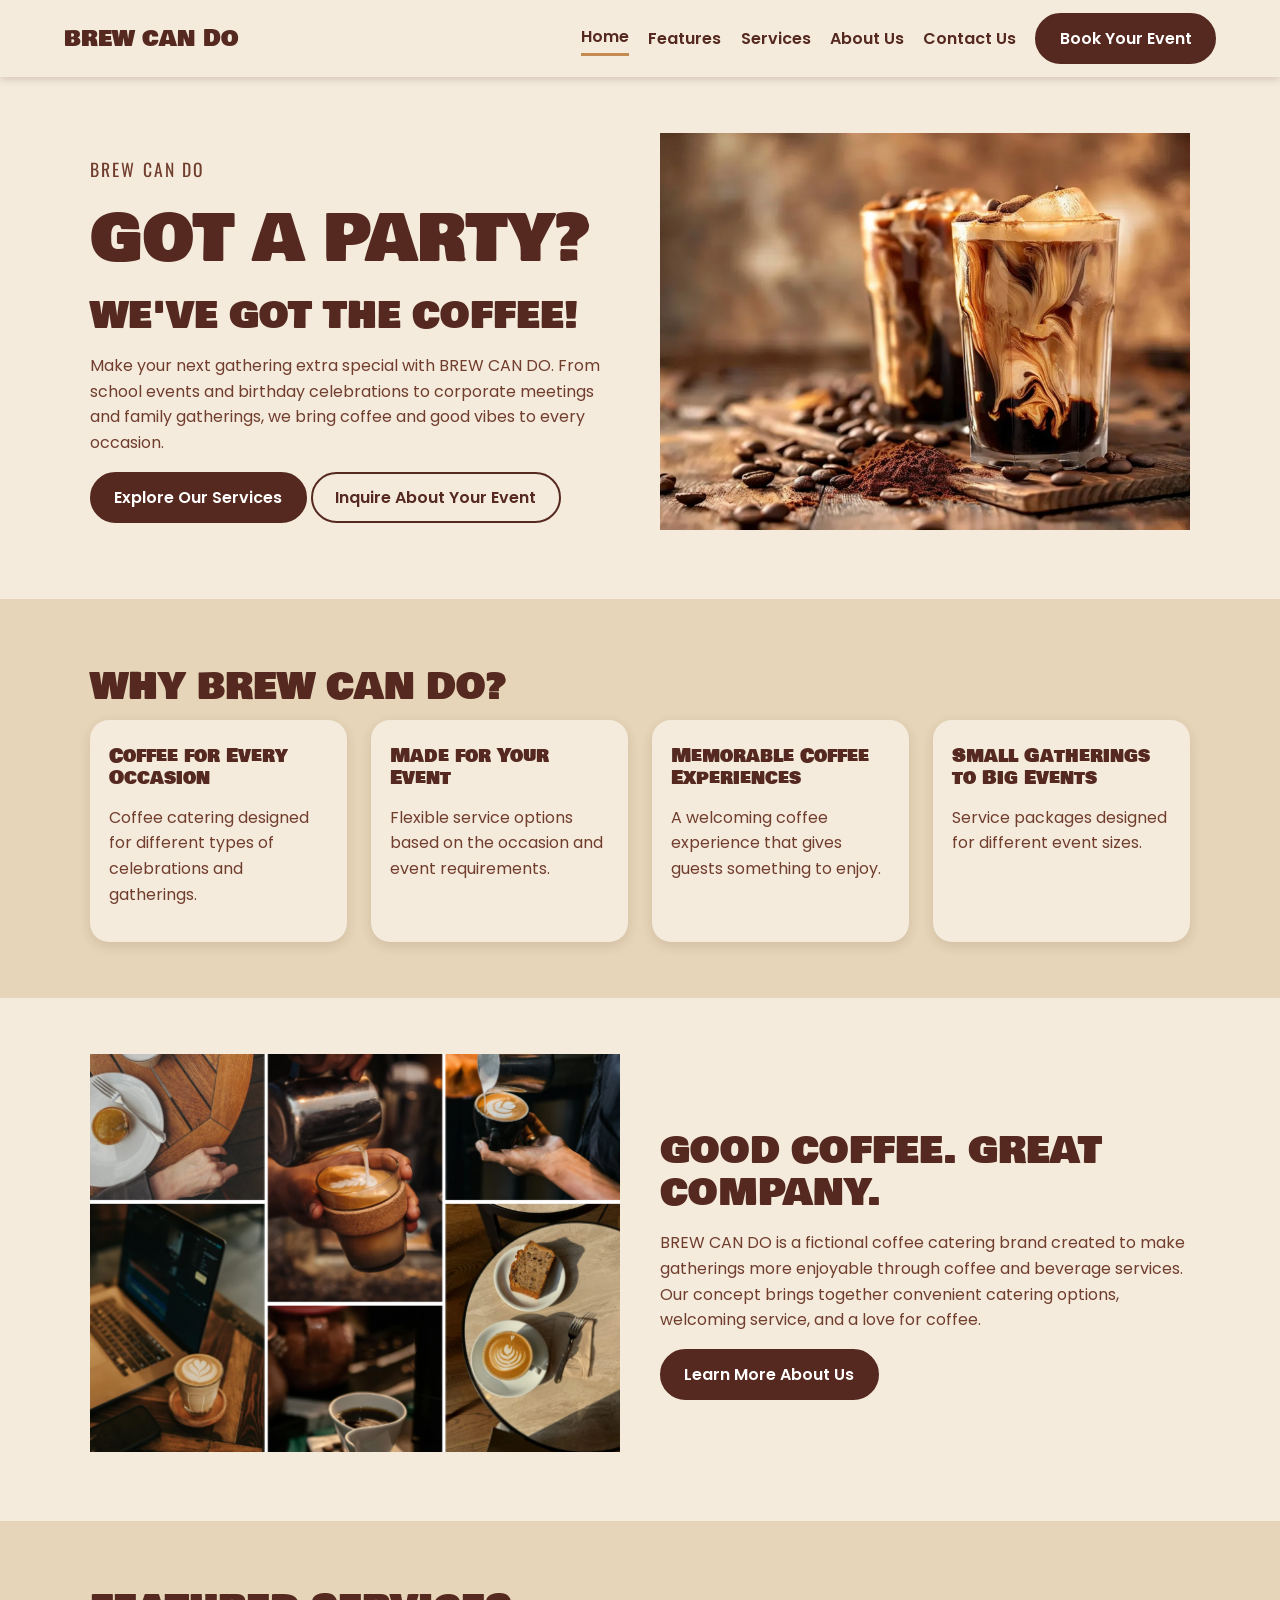
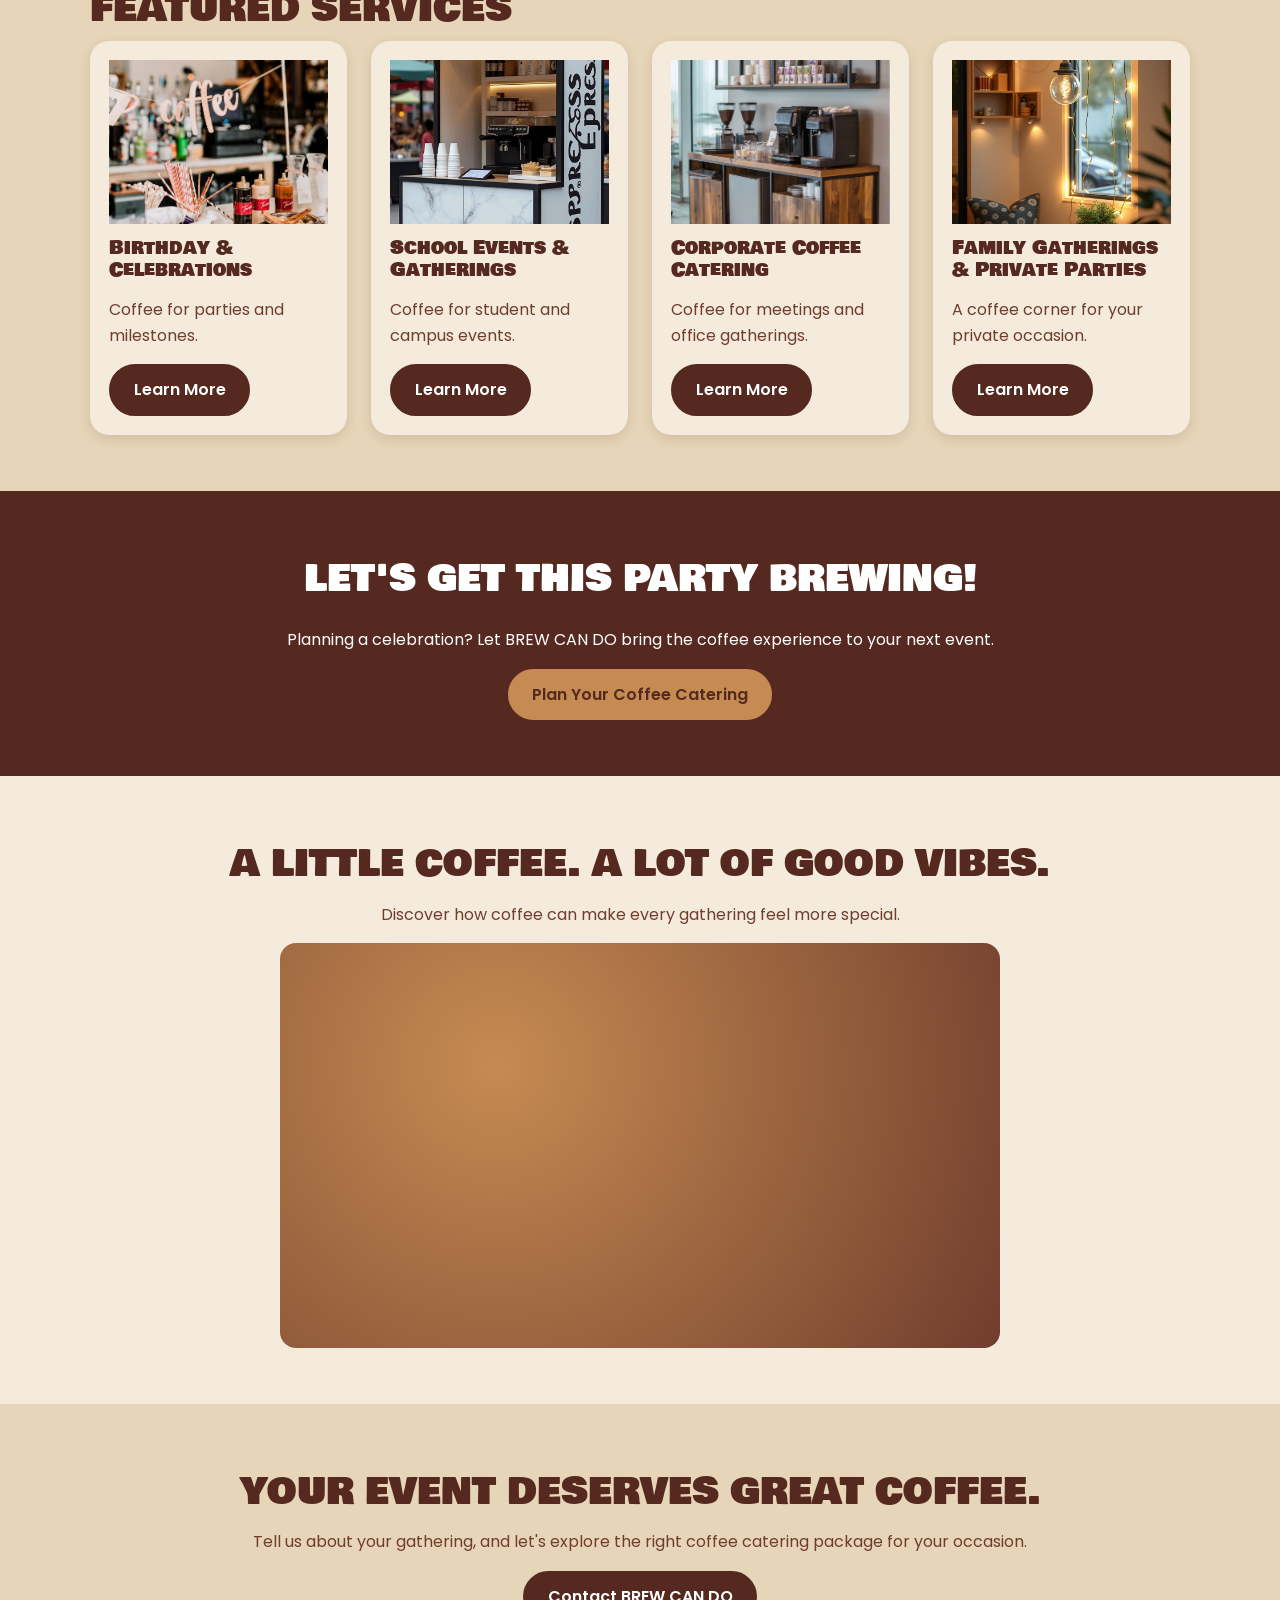
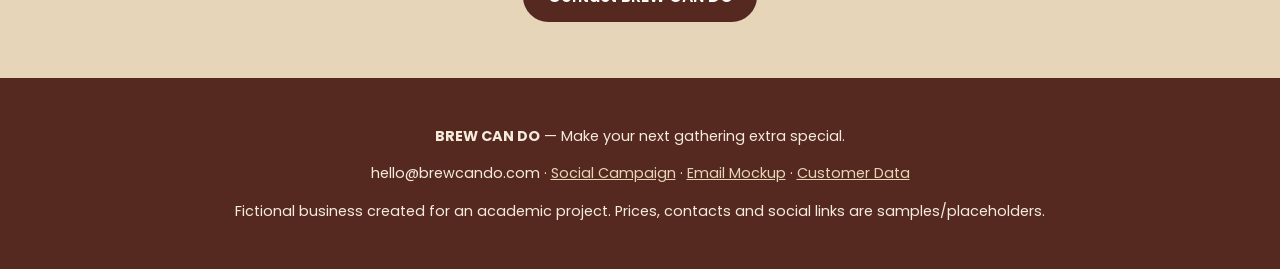
<file: index.html>
<!doctype html>
<html lang="en">
  <head>
    <meta charset="UTF-8" />
    <meta name="viewport" content="width=device-width,initial-scale=1" />
    <title>Home | BREW CAN DO</title>
    <link
      href="https://fonts.googleapis.com/css2?family=Bowlby+One+SC&family=Oswald:wght@500&family=Poppins:wght@400;600&display=swap"
      rel="stylesheet"
    />
    <link rel="stylesheet" href="css/style.css" />
  </head>
  <body>
    <header></header>
    <main>
      <section>
        <div class="wrap split">
          <div>
            <p class="kicker">BREW CAN DO</p>
            <h1>GOT A PARTY?</h1>
            <h2>WE'VE GOT THE COFFEE!</h2>
            <p>
              Make your next gathering extra special with BREW CAN DO. From
              school events and birthday celebrations to corporate meetings and
              family gatherings, we bring coffee and good vibes to every
              occasion.
            </p>
            <p>
              <a class="btn" href="services.html">Explore Our Services</a>
              <a class="btn alt" href="contact.html"
                >Inquire About Your Event</a
              >
            </p>
          </div>
          <div
            class="ph"
            role="img"
            aria-label="Placeholder: iced coffee in a clear glass surrounded by coffee beans (replace with licensed/original photo)"
          >
            <span
              ><img src="assets/icedcoffeewbans.png" alt="Iced Coffee with beans"></span
            >
          </div>
        </div>
      </section>
      <section class="alt-bg">
        <div class="wrap">
          <h2>WHY BREW CAN DO?</h2>
          <div class="grid">
            <div class="card">
              <h3>Coffee for Every Occasion</h3>
              <p>
                Coffee catering designed for different types of celebrations and
                gatherings.
              </p>
            </div>
            <div class="card">
              <h3>Made for Your Event</h3>
              <p>
                Flexible service options based on the occasion and event
                requirements.
              </p>
            </div>
            <div class="card">
              <h3>Memorable Coffee Experiences</h3>
              <p>
                A welcoming coffee experience that gives guests something to
                enjoy.
              </p>
            </div>
            <div class="card">
              <h3>Small Gatherings to Big Events</h3>
              <p>Service packages designed for different event sizes.</p>
            </div>
          </div>
        </div>
      </section>
      <section>
        <div class="wrap split">
          <div
            class="ph"
            role="img"
            aria-label="Placeholder: coffee-themed lifestyle image"
          >
            <span
              ><img src="assets/coffee theme.png" alt="Coffee themed lifestyle"></span
            >
          </div>
          <div>
            <h2>GOOD COFFEE. GREAT COMPANY.</h2>
            <p>
              BREW CAN DO is a fictional coffee catering brand created to make
              gatherings more enjoyable through coffee and beverage services.
              Our concept brings together convenient catering options, welcoming
              service, and a love for coffee.
            </p>
            <a class="btn" href="about.html">Learn More About Us</a>
          </div>
        </div>
      </section>
      <section class="alt-bg">
        <div class="wrap">
          <h2>FEATURED SERVICES</h2>
          <div class="grid">
            <div class="card">
              <div
                class="ph"
                role="img"
                aria-label="Placeholder: birthday coffee setup"
              >
                <span><img src="assets/bday_setup.jpg" alt="Birthday setup"></span>
              </div>
              <h3>Birthday &amp; Celebrations</h3>
              <p>Coffee for parties and milestones.</p>
              <a class="btn" href="services.html">Learn More</a>
            </div>
            <div class="card">
              <div
                class="ph"
                role="img"
                aria-label="Placeholder: school event coffee table"
              >
                <span
                  ><img src="assets/school_setup_coffee_station.jpg" alt="School setup"></span
                >
              </div>
              <h3>School Events &amp; Gatherings</h3>
              <p>Coffee for student and campus events.</p>
              <a class="btn" href="services.html">Learn More</a>
            </div>
            <div class="card">
              <div
                class="ph"
                role="img"
                aria-label="Placeholder: office coffee service"
              >
                <span><img src="assets/office_setup.webp" alt="office setup"></span>
              </div>
              <h3>Corporate Coffee Catering</h3>
              <p>Coffee for meetings and office gatherings.</p>
              <a class="btn" href="services.html">Learn More</a>
            </div>
            <div class="card">
              <div
                class="ph"
                role="img"
                aria-label="Placeholder: family gathering coffee corner"
              >
                <span
                  ><img src="assets/family_corner.jpg" alt="Family Corner"></span
                >
              </div>
              <h3>Family Gatherings &amp; Private Parties</h3>
              <p>A coffee corner for your private occasion.</p>
              <a class="btn" href="contact.html">Learn More</a>
            </div>
          </div>
        </div>
      </section>
      <section class="band">
        <h2>LET'S GET THIS PARTY BREWING!</h2>
        <p>
          Planning a celebration? Let BREW CAN DO bring the coffee experience to
          your next event.
        </p>
        <a class="btn" href="contact.html">Plan Your Coffee Catering</a>
      </section>
      <section>
        <div class="wrap" style="text-align: center">
          <h2>A LITTLE COFFEE. A LOT OF GOOD VIBES.</h2>
          <p>Discover how coffee can make every gathering feel more special.</p>
          <div
            class="ph"
            role="img"
            aria-label="Video placeholder"
            style="max-width: 720px; margin: auto; aspect-ratio: 16/9"
          >
            <span
              ><iframe
                width="560"
                height="315"
                src="https://www.youtube.com/embed/0jIeCAOkgcQ"
                title="YouTube video player"
                frameborder="0"
                allowfullscreen
              >
              </iframe
            ></span>
          </div>
        </div>
      </section>
      <section class="alt-bg" style="text-align: center">
        <h2>YOUR EVENT DESERVES GREAT COFFEE.</h2>
        <p>
          Tell us about your gathering, and let's explore the right coffee
          catering package for your occasion.
        </p>
        <a class="btn" href="contact.html">Contact BREW CAN DO</a>
      </section>
    </main>
    <footer></footer>
    <script src="js/main.js"></script>
  </body>
</html>
</file>
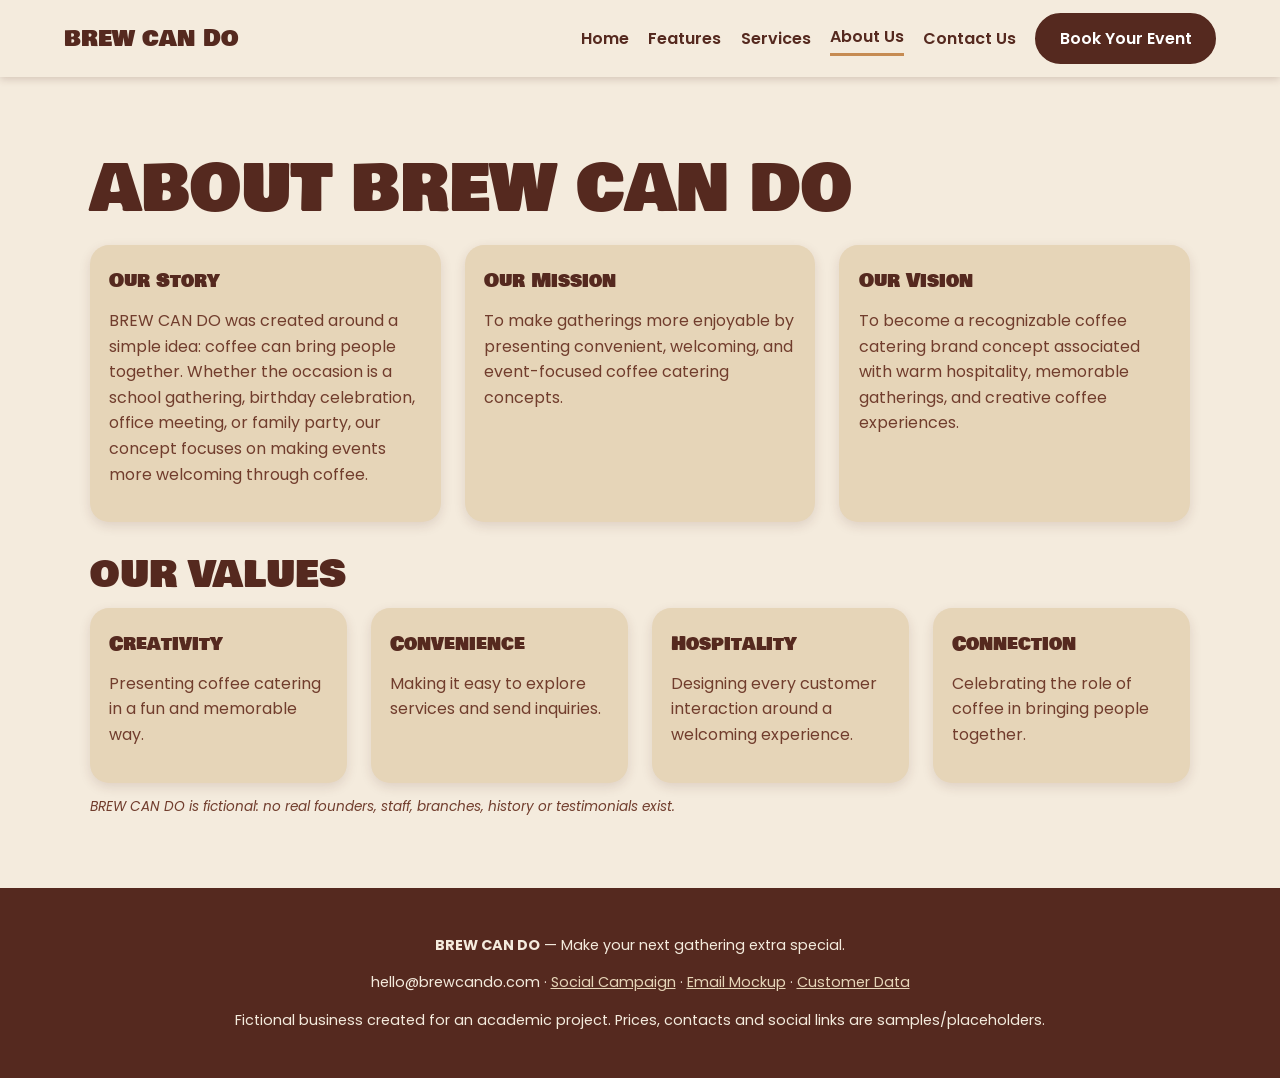
<file: about.html>
<!doctype html>
<html lang="en">
  <head>
    <meta charset="UTF-8" />
    <meta name="viewport" content="width=device-width,initial-scale=1" />
    <title>About Us | BREW CAN DO</title>
    <link
      href="https://fonts.googleapis.com/css2?family=Bowlby+One+SC&family=Oswald:wght@500&family=Poppins:wght@400;600&display=swap"
      rel="stylesheet"
    />
    <link rel="stylesheet" href="css/style.css?v=2" />
  </head>
  <body>
    <header></header>
    <main>
      <section>
        <div class="wrap">
          <h1>ABOUT BREW CAN DO</h1>
          <div class="grid">
            <div class="card">
              <h3>Our Story</h3>
              <p>
                BREW CAN DO was created around a simple idea: coffee can bring
                people together. Whether the occasion is a school gathering,
                birthday celebration, office meeting, or family party, our
                concept focuses on making events more welcoming through coffee.
              </p>
            </div>
            <div class="card">
              <h3>Our Mission</h3>
              <p>
                To make gatherings more enjoyable by presenting convenient,
                welcoming, and event-focused coffee catering concepts.
              </p>
            </div>
            <div class="card">
              <h3>Our Vision</h3>
              <p>
                To become a recognizable coffee catering brand concept
                associated with warm hospitality, memorable gatherings, and
                creative coffee experiences.
              </p>
            </div>
          </div>
          <h2 style="margin-top: 2rem">OUR VALUES</h2>
          <div class="grid">
            <div class="card">
              <h3>Creativity</h3>
              <p>Presenting coffee catering in a fun and memorable way.</p>
            </div>
            <div class="card">
              <h3>Convenience</h3>
              <p>Making it easy to explore services and send inquiries.</p>
            </div>
            <div class="card">
              <h3>Hospitality</h3>
              <p>
                Designing every customer interaction around a welcoming
                experience.
              </p>
            </div>
            <div class="card">
              <h3>Connection</h3>
              <p>Celebrating the role of coffee in bringing people together.</p>
            </div>
          </div>
          <p class="note">
            BREW CAN DO is fictional: no real founders, staff, branches, history
            or testimonials exist.
          </p>
        </div>
      </section>
    </main>
    <footer></footer>
    <script src="js/main.js"></script>
  </body>
</html>
</file>
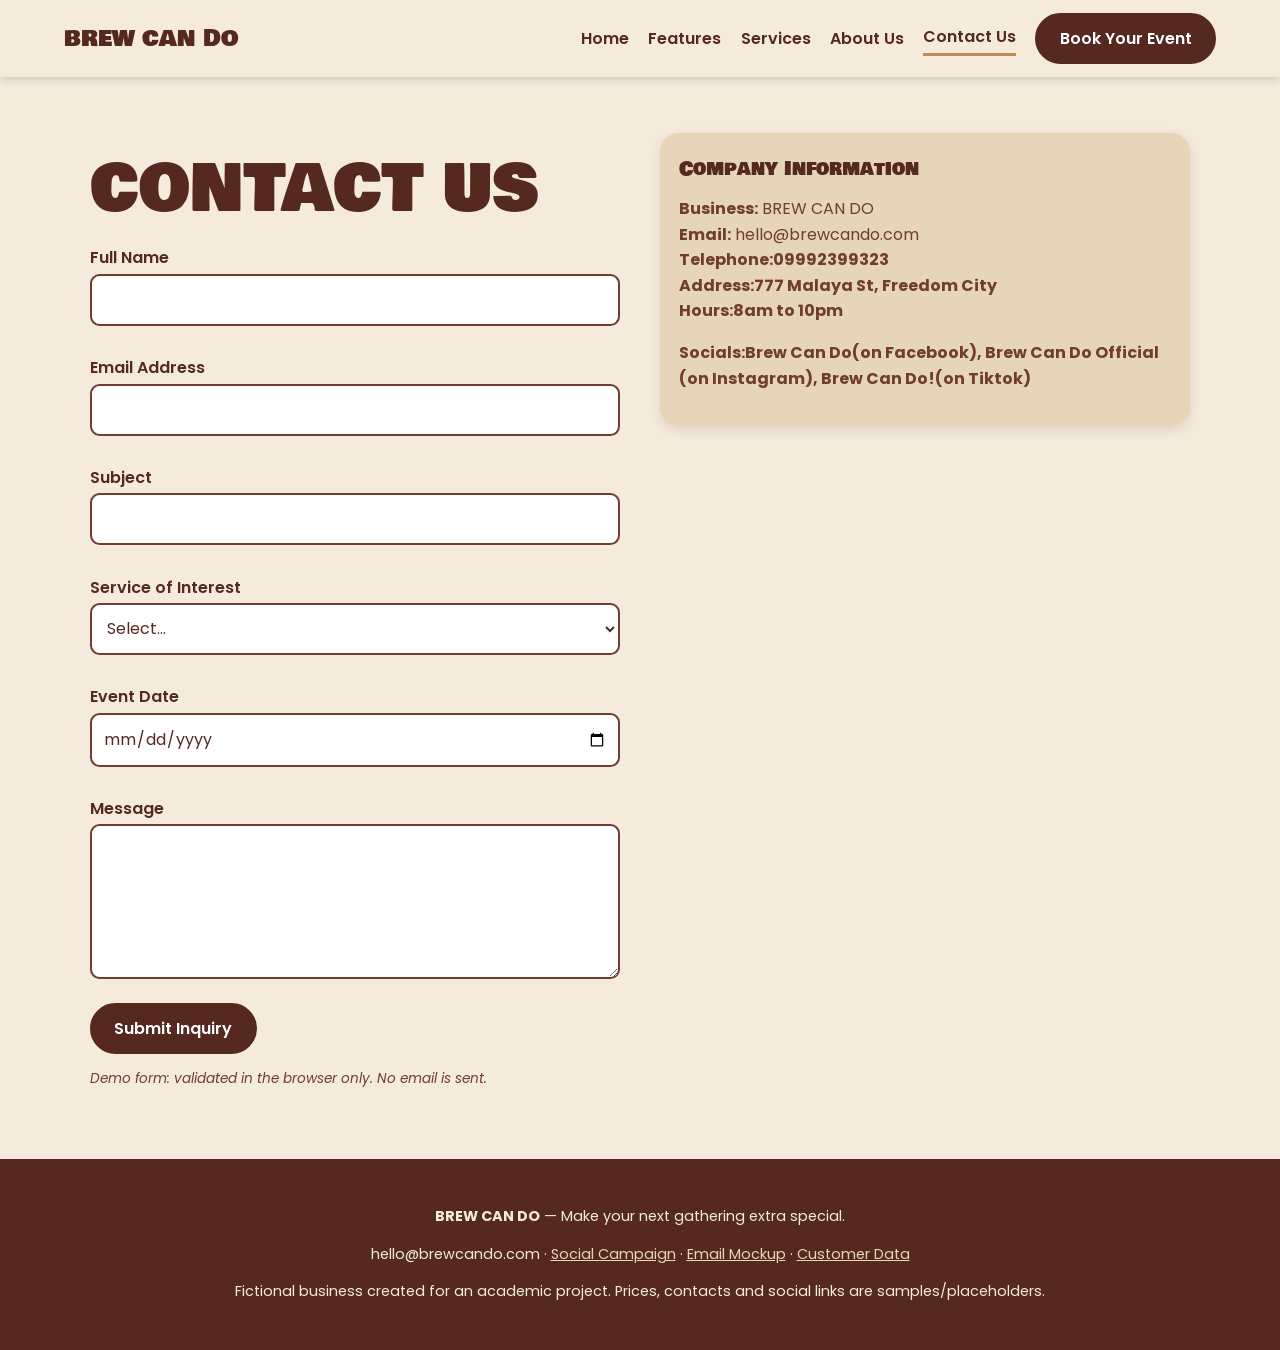
<file: contact.html>
<!doctype html>
<html lang="en">
  <head>
    <meta charset="UTF-8" />
    <meta name="viewport" content="width=device-width,initial-scale=1" />
    <title>Contact Us | BREW CAN DO</title>
    <link
      href="https://fonts.googleapis.com/css2?family=Bowlby+One+SC&family=Oswald:wght@500&family=Poppins:wght@400;600&display=swap"
      rel="stylesheet"
    />
    <link rel="stylesheet" href="css/style.css" />
  </head>
  <body>
    <header></header>
    <main>
      <section>
        <div class="wrap split" style="align-items: start">
          <form id="f" novalidate>
            <h1>CONTACT US</h1>
            <label for="name">Full Name</label
            ><input id="name" name="name" autocomplete="name" required />
            <div class="err" id="e-name"></div>
            <label for="email">Email Address</label
            ><input
              id="email"
              name="email"
              type="email"
              autocomplete="email"
              required
            />
            <div class="err" id="e-email"></div>
            <label for="subject">Subject</label
            ><input id="subject" name="subject" required />
            <div class="err" id="e-subject"></div>
            <label for="service">Service of Interest</label
            ><select id="service" name="service" required>
              <option value="">Select…</option>
              <option>Mini Brew</option>
              <option>Classic Brew</option>
              <option>Party Brew</option>
              <option>Custom Brew</option>
            </select>
            <div class="err" id="e-service"></div>
            <label for="date">Event Date</label
            ><input id="date" name="date" type="date" required />
            <div class="err" id="e-date"></div>
            <label for="message">Message</label
            ><textarea id="message" name="message" rows="5" required></textarea>
            <div class="err" id="e-message"></div>
            <button class="btn" type="submit">Submit Inquiry</button>
            <div id="out" role="status"></div>
            <p class="note">
              Demo form: validated in the browser only. No email is sent.
            </p>
          </form>
          <div class="card">
            <h3>Company Information</h3>
            <p>
              <strong>Business:</strong> BREW CAN DO<br /><strong
                >Email:</strong
              >
              hello@brewcando.com<br /><strong>Telephone:09992399323</strong><br /><strong>Address:777 Malaya St, Freedom City</strong>
            <br /><strong>Hours:8am to 10pm</strong>
            </p>
            <p>
              <strong>Socials:Brew Can Do(on Facebook), Brew Can Do Official (on Instagram), Brew Can Do!(on Tiktok)</strong>
              
            </p>
          </div>
        </div>
      </section>
    </main>
    <footer></footer>
    <script src="js/main.js"></script>
    <script src="js/contact.js"></script>
  </body>
</html>
</file>
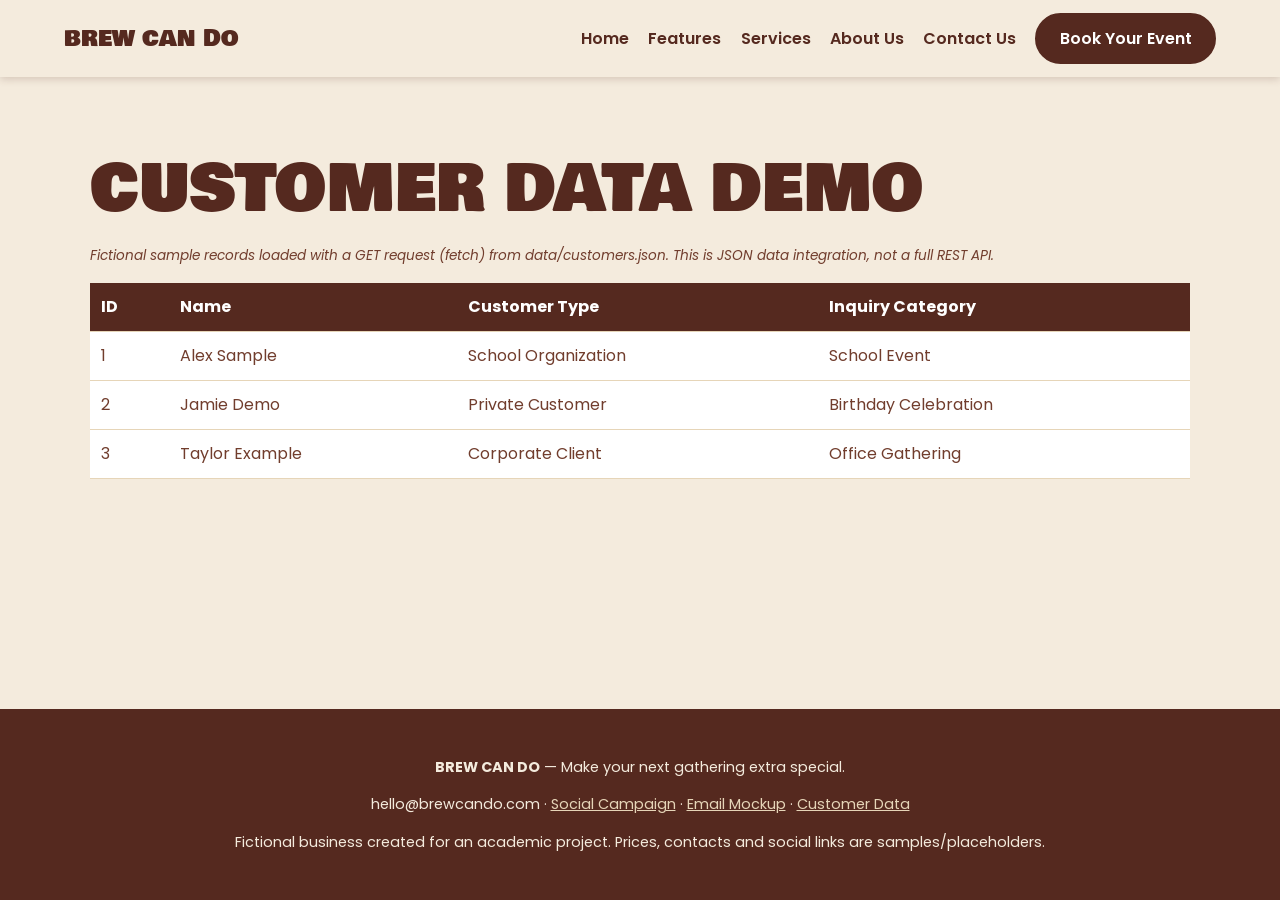
<file: customers.html>
<!DOCTYPE html><html lang="en"><head><meta charset="UTF-8"><meta name="viewport" content="width=device-width,initial-scale=1">
<title>Customer Data Demo | BREW CAN DO</title>
<link href="https://fonts.googleapis.com/css2?family=Bowlby+One+SC&family=Oswald:wght@500&family=Poppins:wght@400;600&display=swap" rel="stylesheet">
<link rel="stylesheet" href="css/style.css"></head><body><header></header><main>
<section><div class="wrap"><h1>CUSTOMER DATA DEMO</h1><p class="note">Fictional sample records loaded with a GET request (fetch) from data/customers.json. This is JSON data integration, not a full REST API.</p>
<p id="status" role="status"></p><table><thead><tr><th>ID</th><th>Name</th><th>Customer Type</th><th>Inquiry Category</th></tr></thead><tbody></tbody></table></div></section>
</main><footer></footer><script src="js/main.js"></script><script src="js/customers.js"></script></body></html>
</file>
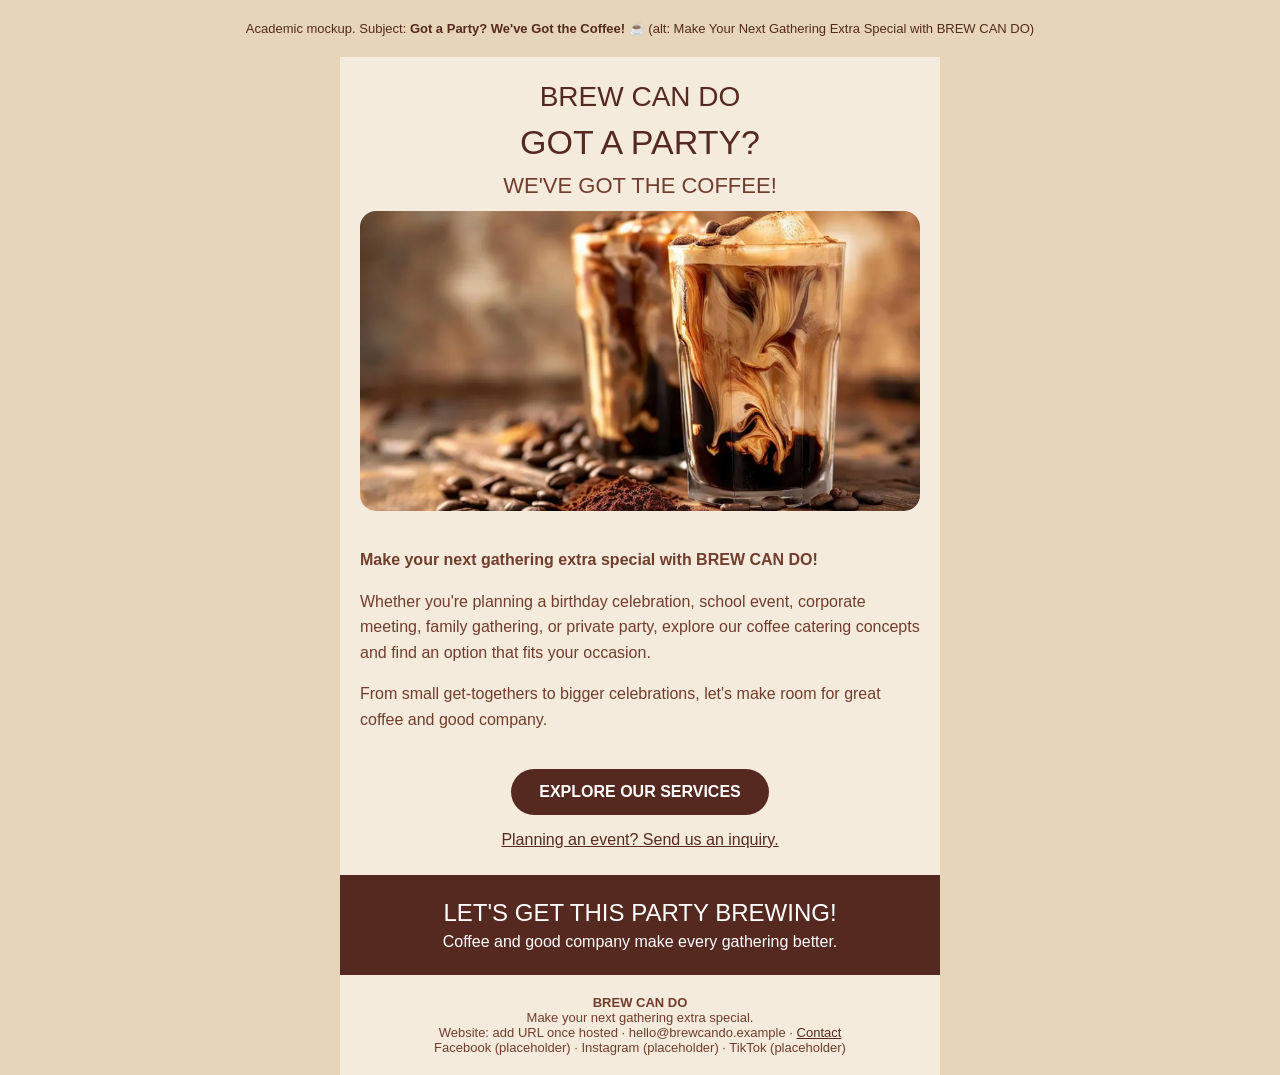
<file: email-marketing.html>
<!doctype html>
<html lang="en">
  <head>
    <meta charset="UTF-8" />
    <meta name="viewport" content="width=device-width,initial-scale=1" />
    <title>Email Mockup | BREW CAN DO</title>
  </head>
  <body
    style="
      margin: 0;
      background: #e6d5b8;
      font-family: Poppins, Arial, sans-serif;
    "
  >
    <p
      style="text-align: center; color: #55291f; font-size: 13px; padding: 8px"
    >
      Academic mockup. Subject:
      <strong>Got a Party? We've Got the Coffee! ☕</strong> (alt: Make Your
      Next Gathering Extra Special with BREW CAN DO)
    </p>
    <table role="presentation" width="100%" cellpadding="0" cellspacing="0">
      <tr>
        <td align="center">
          <table
            role="presentation"
            width="600"
            style="
              max-width: 600px;
              width: 100%;
              background: #f4ebdd;
              color: #713d2d;
            "
            cellpadding="0"
            cellspacing="0"
          >
            <tr>
              <td
                align="center"
                style="
                  padding: 24px 20px 0;
                  font:
                    28px Impact,
                    Arial Black,
                    sans-serif;
                  color: #55291f;
                "
              >
                BREW CAN DO
              </td>
            </tr>
            <tr>
              <td
                align="center"
                style="
                  padding: 10px 20px;
                  font:
                    34px Impact,
                    Arial Black,
                    sans-serif;
                  color: #55291f;
                "
              >
                GOT A PARTY?<br /><span style="font-size: 22px; color: #713d2d"
                  >WE'VE GOT THE COFFEE!</span
                >
              </td>
            </tr>
            <tr>
              <td style="padding: 0 20px">
                <img
                  src="assets/icedcoffeewbans.png"
                  alt="Iced coffee in a clear glass surrounded by coffee beans"
                  width="560"
                  height="300"
                  style="
                    display: block;
                    width: 100%;
                    height: 300px;
                    object-fit: cover;
                    border-radius: 16px;
                  "
                />
              </td>
            </tr>
            <tr>
              <td style="padding: 20px; font-size: 16px; line-height: 1.6">
                <p>
                  <strong
                    >Make your next gathering extra special with BREW CAN
                    DO!</strong
                  >
                </p>
                <p>
                  Whether you're planning a birthday celebration, school event,
                  corporate meeting, family gathering, or private party, explore
                  our coffee catering concepts and find an option that fits your
                  occasion.
                </p>
                <p>
                  From small get-togethers to bigger celebrations, let's make
                  room for great coffee and good company.
                </p>
              </td>
            </tr>
            <tr>
              <td align="center" style="padding: 0 20px 10px">
                <a
                  href="services.html"
                  style="
                    background: #55291f;
                    color: #fff;
                    padding: 14px 28px;
                    border-radius: 30px;
                    text-decoration: none;
                    font-weight: bold;
                    display: inline-block;
                  "
                  >EXPLORE OUR SERVICES</a
                >
                <p>
                  <a href="contact.html" style="color: #55291f"
                    >Planning an event? Send us an inquiry.</a
                  >
                </p>
              </td>
            </tr>
            <tr>
              <td
                align="center"
                style="background: #55291f; color: #fff; padding: 24px 20px"
              >
                <div
                  style="
                    font:
                      24px Impact,
                      Arial Black,
                      sans-serif;
                  "
                >
                  LET'S GET THIS PARTY BREWING!
                </div>
                <p style="margin: 6px 0 0">
                  Coffee and good company make every gathering better.
                </p>
              </td>
            </tr>
            <tr>
              <td
                align="center"
                style="padding: 20px; font-size: 13px; color: #713d2d"
              >
                <strong>BREW CAN DO</strong><br />Make your next gathering extra
                special.<br />Website: add URL once hosted ·
                hello@brewcando.example ·
                <a href="contact.html" style="color: #55291f">Contact</a
                ><br />Facebook (placeholder) · Instagram (placeholder) · TikTok
                (placeholder)
              </td>
            </tr>
          </table>
        </td>
      </tr>
    </table>
  </body>
</html>
</file>
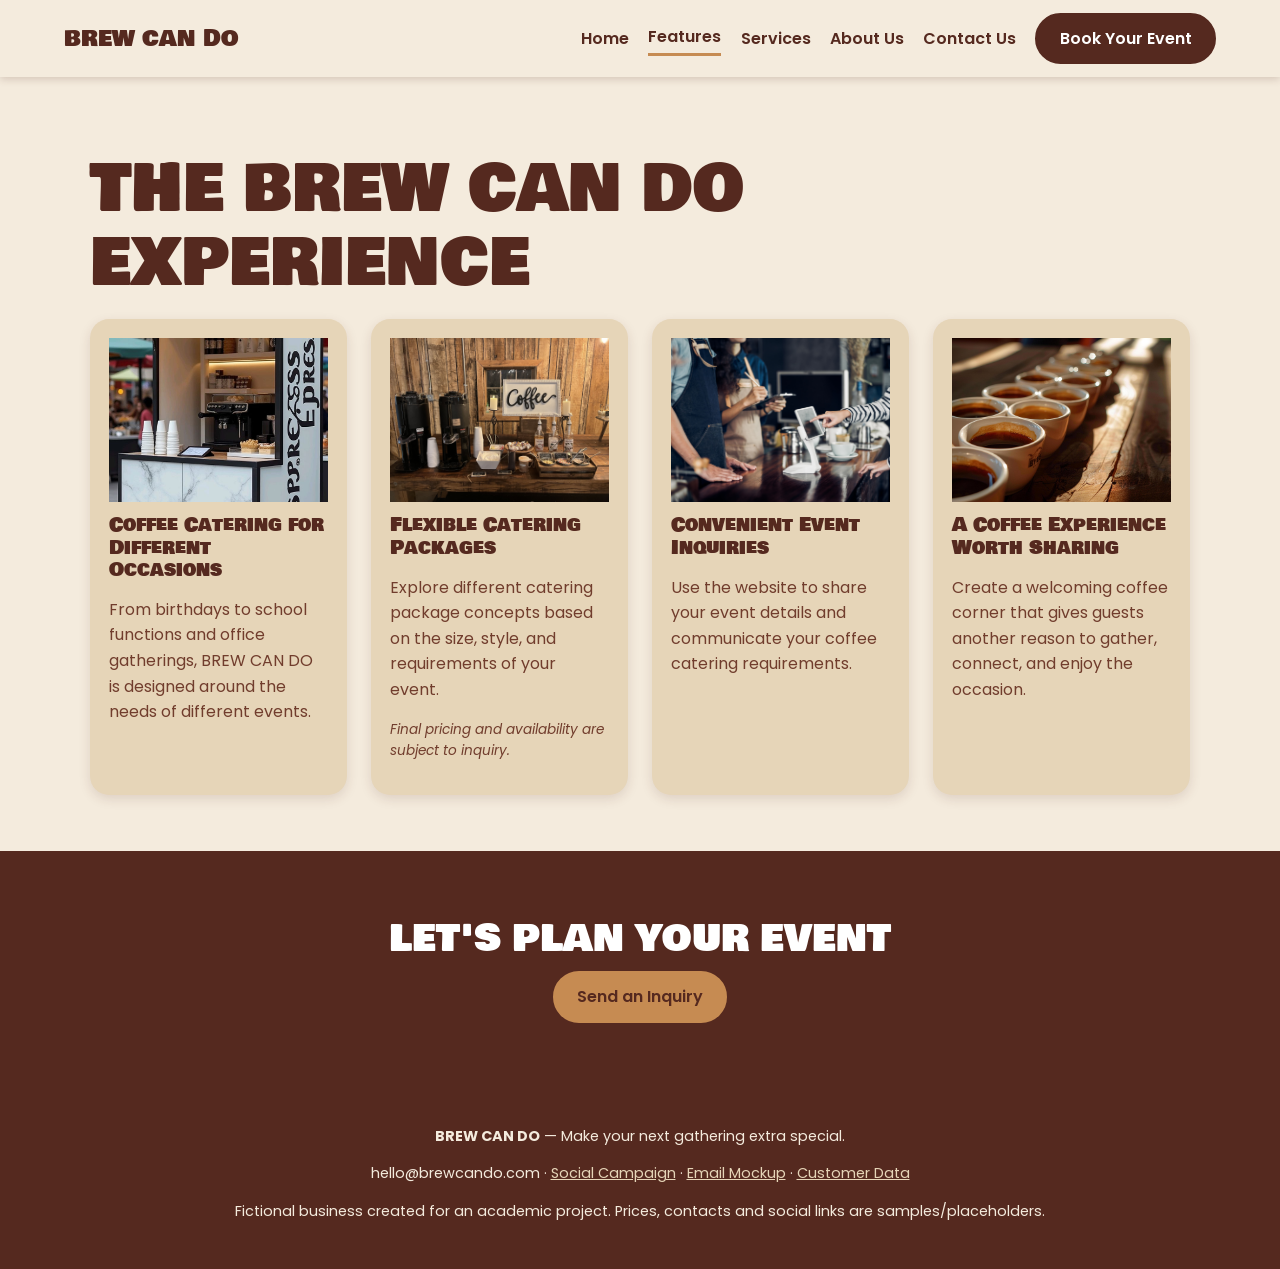
<file: features.html>
<!doctype html>
<html lang="en">
  <head>
    <meta charset="UTF-8" />
    <meta name="viewport" content="width=device-width,initial-scale=1" />
    <title>Features | BREW CAN DO</title>
    <link
      href="https://fonts.googleapis.com/css2?family=Bowlby+One+SC&family=Oswald:wght@500&family=Poppins:wght@400;600&display=swap"
      rel="stylesheet"
    />
    <link rel="stylesheet" href="css/style.css" />
  </head>
  <body>
    <header></header>
    <main>
      <section>
        <div class="wrap">
          <h1>THE BREW CAN DO EXPERIENCE</h1>
          <div class="grid">
            <div class="card">
              <div
                class="ph"
                role="img"
                aria-label="Placeholder: coffee station at a gathering"
              >
                <span
                  ><img src="assets/school_setup_coffee_station.jpg" alt="Coffee Station"></span
                >
              </div>
              <h3>Coffee Catering for Different Occasions</h3>
              <p>
                From birthdays to school functions and office gatherings, BREW
                CAN DO is designed around the needs of different events.
              </p>
            </div>
            <div class="card">
              <div
                class="ph"
                role="img"
                aria-label="Placeholder: coffee cups, drinks and catering setup"
              >
                <span
                  ><img src="assets/cups_drinks_setups.jpg" alt="Catering Setups"></span
                >
              </div>
              <h3>Flexible Catering Packages</h3>
              <p>
                Explore different catering package concepts based on the size,
                style, and requirements of your event.
              </p>
              <p class="note">
                Final pricing and availability are subject to inquiry.
              </p>
            </div>
            <div class="card">
              <div
                class="ph"
                role="img"
                aria-label="Placeholder: customer planning an event on a laptop"
              >
                <span
                  ><img src="assets/planning.jpg" alt="Planning"></span
                >
              </div>
              <h3>Convenient Event Inquiries</h3>
              <p>
                Use the website to share your event details and communicate your
                coffee catering requirements.
              </p>
            </div>
            <div class="card">
              <div
                class="ph"
                role="img"
                aria-label="Placeholder: coffee cups arranged on an event table"
              >
                <span
                  ><img src="assets/Coffee_exp.jpg" alt="Coffee Experience"></span
                >
              </div>
              <h3>A Coffee Experience Worth Sharing</h3>
              <p>
                Create a welcoming coffee corner that gives guests another
                reason to gather, connect, and enjoy the occasion.
              </p>
            </div>
          </div>
        </div>
      </section>
      <section class="band">
        <h2>LET'S PLAN YOUR EVENT</h2>
        <a class="btn" href="contact.html">Send an Inquiry</a>
      </section>
    </main>
    <footer></footer>
    <script src="js/main.js"></script>
  </body>
</html>
</file>
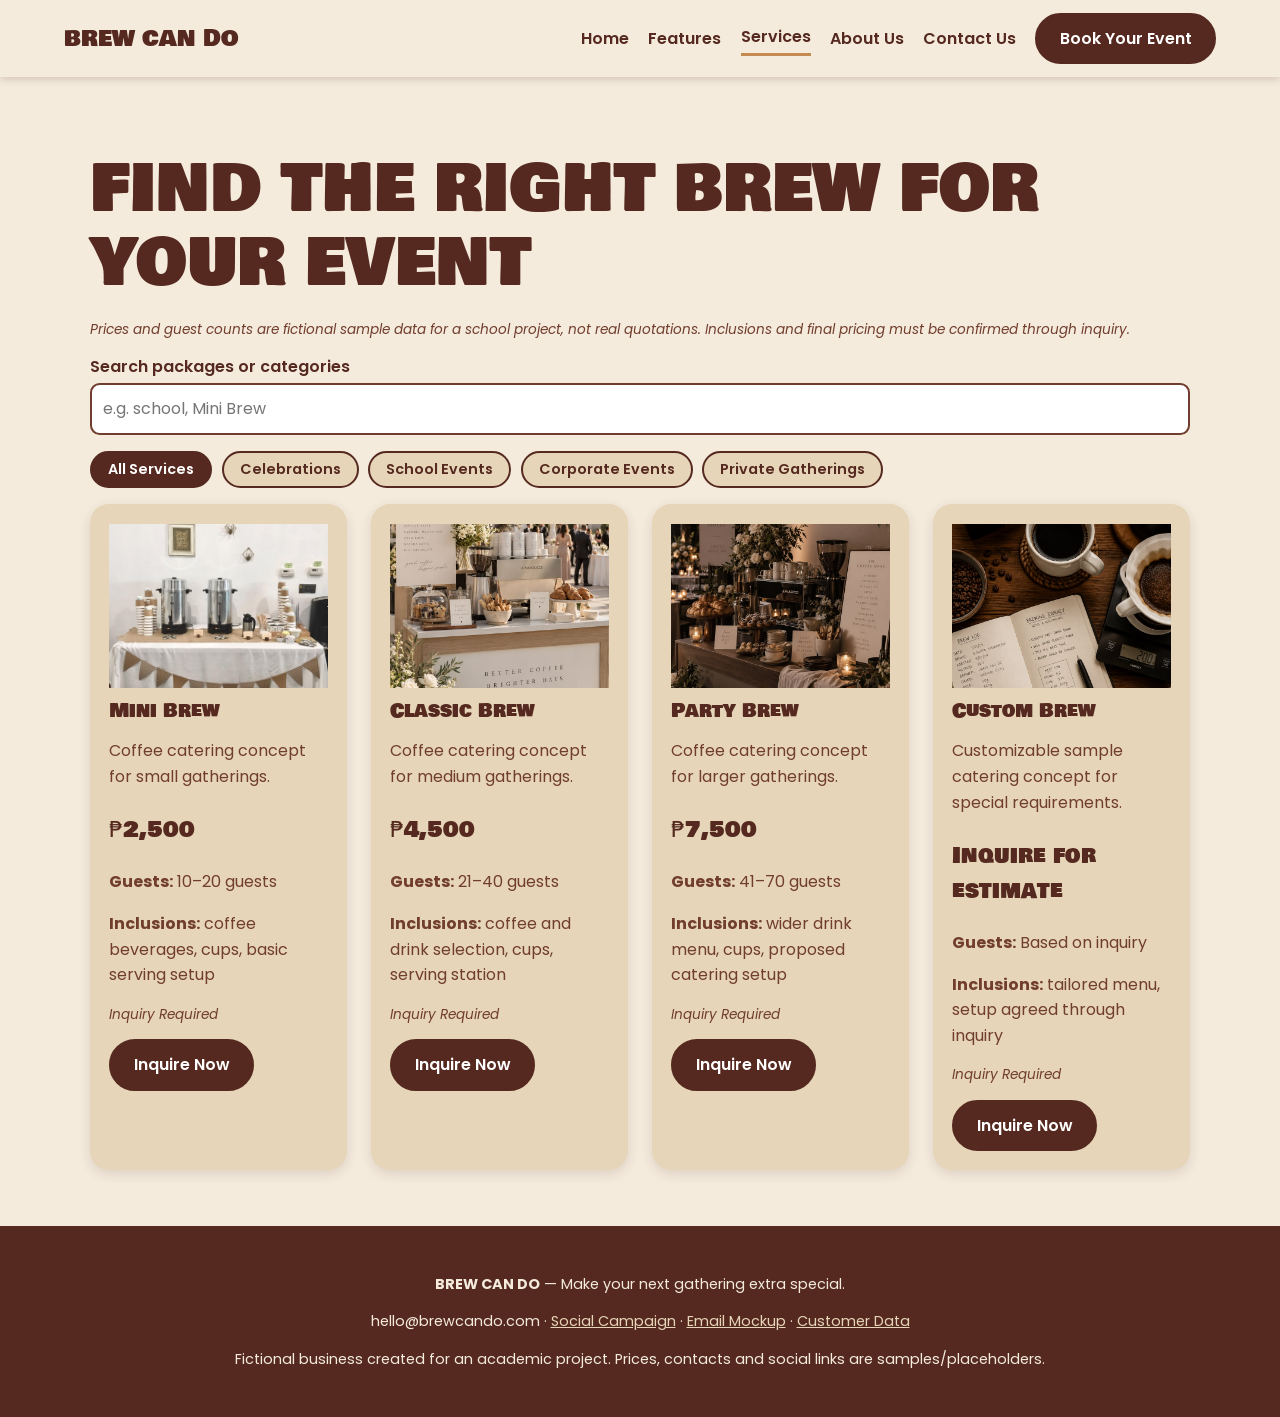
<file: services.html>
<!DOCTYPE html><html lang="en"><head><meta charset="UTF-8"><meta name="viewport" content="width=device-width,initial-scale=1">
<title>Services | BREW CAN DO</title>
<link href="https://fonts.googleapis.com/css2?family=Bowlby+One+SC&family=Oswald:wght@500&family=Poppins:wght@400;600&display=swap" rel="stylesheet">
<link rel="stylesheet" href="css/style.css"></head><body><header></header><main>
<section><div class="wrap"><h1>FIND THE RIGHT BREW FOR YOUR EVENT</h1>
<p class="note">Prices and guest counts are fictional sample data for a school project, not real quotations. Inclusions and final pricing must be confirmed through inquiry.</p>
<label for="search">Search packages or categories</label><input id="search" type="search" placeholder="e.g. school, Mini Brew">
<div class="tools" role="group" aria-label="Filter by category"><button aria-pressed="true">All Services</button><button aria-pressed="false">Celebrations</button><button aria-pressed="false">School Events</button><button aria-pressed="false">Corporate Events</button><button aria-pressed="false">Private Gatherings</button></div>
<p id="status" role="status"></p><div class="grid" id="grid"></div></div></section>
</main><footer></footer><script src="js/main.js"></script><script src="js/services.js"></script></body></html>
</file>
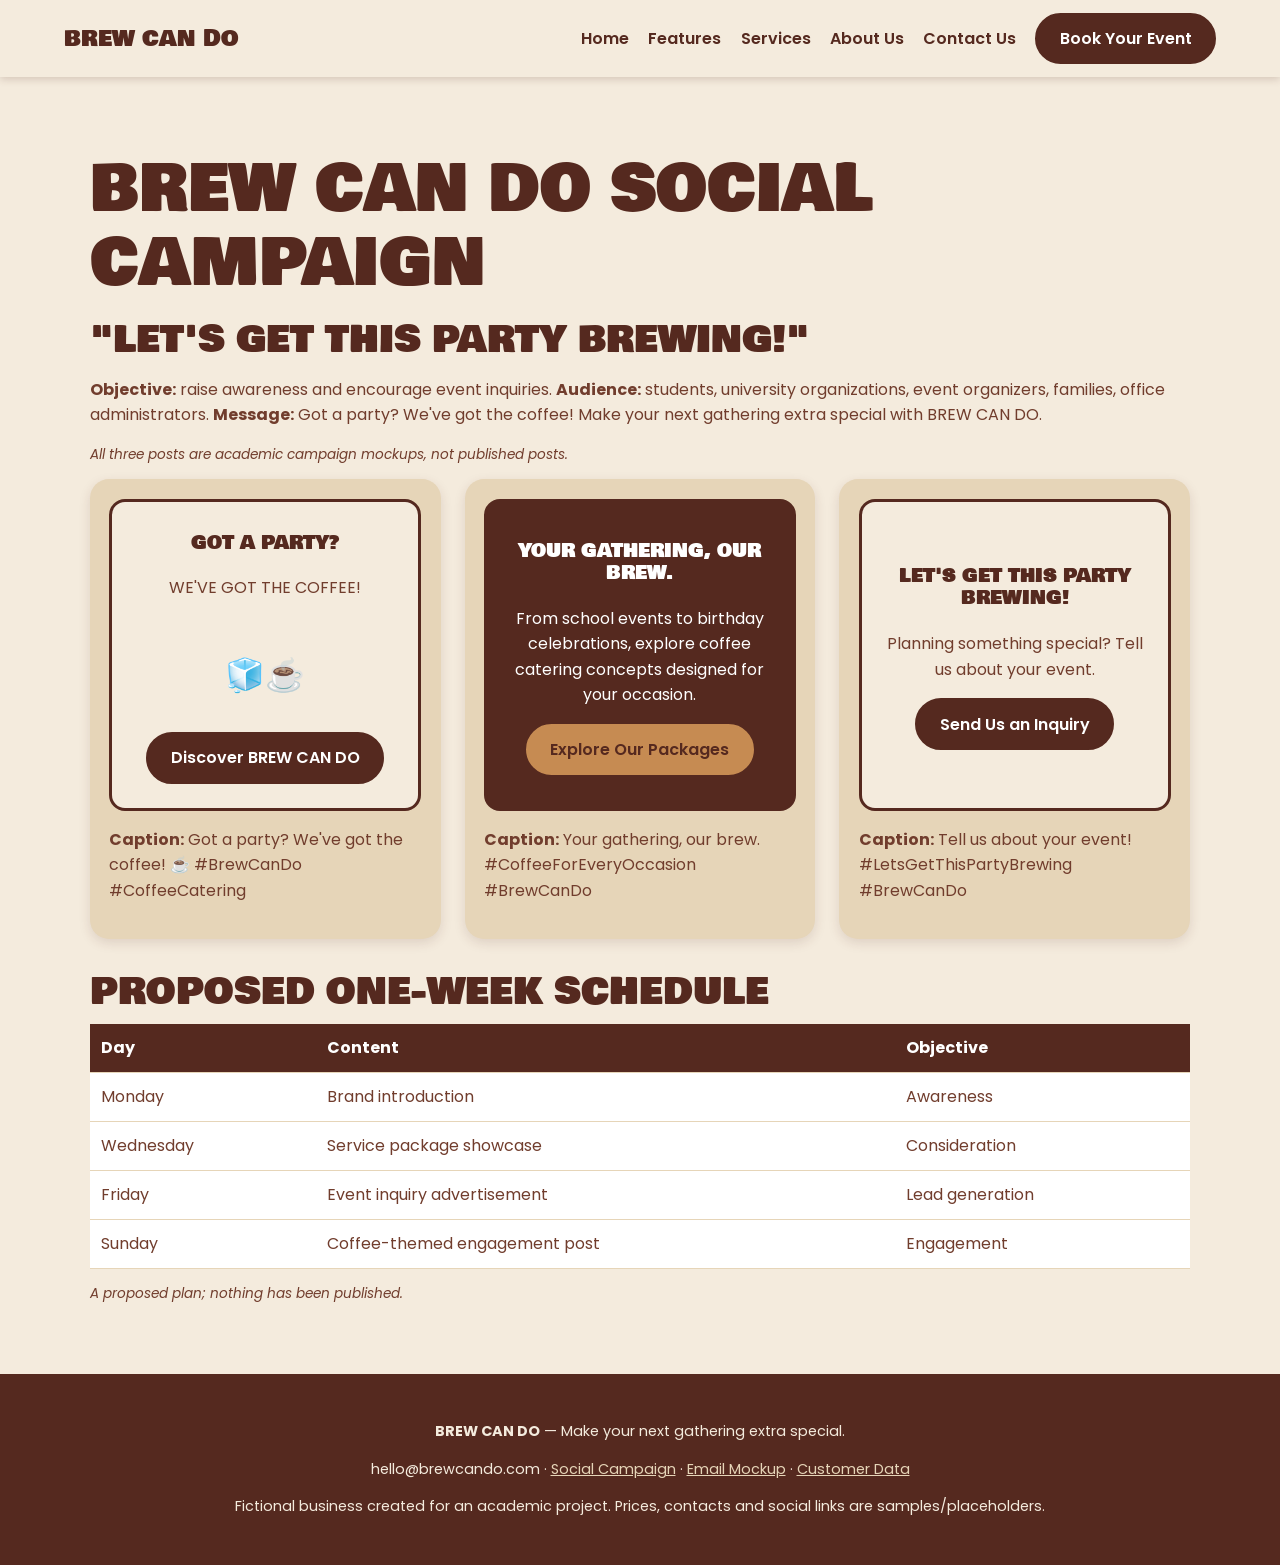
<file: social.html>
<!DOCTYPE html><html lang="en"><head><meta charset="UTF-8"><meta name="viewport" content="width=device-width,initial-scale=1">
<title>Social Campaign | BREW CAN DO</title>
<link href="https://fonts.googleapis.com/css2?family=Bowlby+One+SC&family=Oswald:wght@500&family=Poppins:wght@400;600&display=swap" rel="stylesheet">
<link rel="stylesheet" href="css/style.css"></head><body><header></header><main>
<section><div class="wrap"><h1>BREW CAN DO SOCIAL CAMPAIGN</h1><h2>"LET'S GET THIS PARTY BREWING!"</h2>
<p><strong>Objective:</strong> raise awareness and encourage event inquiries. <strong>Audience:</strong> students, university organizations, event organizers, families, office administrators. <strong>Message:</strong> Got a party? We've got the coffee! Make your next gathering extra special with BREW CAN DO.</p>
<p class="note">All three posts are academic campaign mockups, not published posts.</p>
<div class="grid">
<div class="card"><div class="post"><h3>GOT A PARTY?</h3><p>WE'VE GOT THE COFFEE!</p><p style="font-size:2rem">🧊☕</p><span class="btn">Discover BREW CAN DO</span></div><p><strong>Caption:</strong> Got a party? We've got the coffee! ☕ #BrewCanDo #CoffeeCatering</p></div>
<div class="card"><div class="post dark"><h3>YOUR GATHERING, OUR BREW.</h3><p>From school events to birthday celebrations, explore coffee catering concepts designed for your occasion.</p><span class="btn" style="background:#C68B52;border-color:#C68B52;color:#55291F!important">Explore Our Packages</span></div><p><strong>Caption:</strong> Your gathering, our brew. #CoffeeForEveryOccasion #BrewCanDo</p></div>
<div class="card"><div class="post"><h3>LET'S GET THIS PARTY BREWING!</h3><p>Planning something special? Tell us about your event.</p><span class="btn">Send Us an Inquiry</span></div><p><strong>Caption:</strong> Tell us about your event! #LetsGetThisPartyBrewing #BrewCanDo</p></div></div>
<h2 style="margin-top:2rem">PROPOSED ONE-WEEK SCHEDULE</h2><table><tr><th>Day</th><th>Content</th><th>Objective</th></tr>
<tr><td>Monday</td><td>Brand introduction</td><td>Awareness</td></tr><tr><td>Wednesday</td><td>Service package showcase</td><td>Consideration</td></tr>
<tr><td>Friday</td><td>Event inquiry advertisement</td><td>Lead generation</td></tr><tr><td>Sunday</td><td>Coffee-themed engagement post</td><td>Engagement</td></tr></table>
<p class="note">A proposed plan; nothing has been published.</p></div></section>
</main><footer></footer><script src="js/main.js"></script></body></html>
</file>
<file: css/style.css>
:root {
  --b: #55291f;
  --e: #713d2d;
  --c: #f4ebdd;
  --w: #e6d5b8;
  --ca: #c68b52;
}
* {
  box-sizing: border-box;
}
body {
  min-height: 100vh;
  display: flex;
  flex-direction: column;
  margin: 0;
  font:
    16px/1.6 Poppins,
    Arial,
    sans-serif;
  background: var(--c);
  color: var(--e);
}
h1,
h2,
h3 {
  font-family: "Bowlby One SC", Impact, sans-serif;
  color: var(--b);
  line-height: 1.15;
  font-weight: 400;
  margin: 0.3em 0;
}
h1 {
  font-size: clamp(2.2rem, 6vw, 4rem);
}
h2 {
  font-size: clamp(1.5rem, 4vw, 2.3rem);
}
h3 {
  font-size: 1.2rem;
}
.kicker {
  font-family: Oswald, Impact, sans-serif;
  text-transform: uppercase;
  letter-spacing: 0.12em;
  color: var(--e);
  font-size: 1.1rem;
}
header {
  position: sticky;
  top: 0;
  z-index: 9;
  background: var(--c);
  display: flex;
  justify-content: space-between;
  align-items: center;
  padding: 0.8rem 5%;
  box-shadow: 0 2px 8px #55291f33;
}
.logo {
  font:
    1.4rem "Bowlby One SC",
    Impact,
    sans-serif;
  color: var(--b);
  text-decoration: none;
}
nav {
  display: flex;
  gap: 1.2rem;
  align-items: center;
}
nav a:not(.btn) {
  color: var(--b);
  text-decoration: none;
  font-weight: 600;
  padding: 0.2rem 0;
}
nav a[aria-current] {
  border-bottom: 3px solid var(--ca);
}
#burger {
  display: none;
  background: none;
  border: 2px solid var(--b);
  color: var(--b);
  font-size: 1.4rem;
  border-radius: 0.5rem;
  cursor: pointer;
}
.btn {
  display: inline-block;
  background: var(--b);
  color: #fff !important;
  padding: 0.7rem 1.4rem;
  border-radius: 2rem;
  text-decoration: none;
  font:
    600 1rem Poppins,
    sans-serif;
  border: 2px solid var(--b);
  cursor: pointer;
  transition: 0.2s;
}
.btn:hover {
  background: var(--e);
  transform: translateY(-2px);
}
.btn.alt {
  background: transparent;
  color: var(--b) !important;
}
:focus-visible {
  outline: 3px solid var(--ca);
  outline-offset: 2px;
}
main {
  flex: 1;
  display: flex;
  flex-direction: column;
}
main > section:last-child {
  flex: 1;
}
section {
  padding: 3.5rem 5%;
}
.wrap {
  max-width: 1100px;
  margin: auto;
}
.grid {
  display: grid;
  grid-template-columns: repeat(auto-fit, minmax(240px, 1fr));
  gap: 1.5rem;
}
.card {
  background: var(--w);
  border-radius: 1.2rem;
  padding: 1.2rem;
  box-shadow: 0 4px 12px #55291f22;
  transition: 0.2s;
}
.card:hover {
  transform: translateY(-4px);
}
.split {
  display: grid;
  grid-template-columns: 1fr 1fr;
  gap: 2.5rem;
  align-items: center;
}
.ph {
  aspect-ratio: 4/3;
  border-radius: 1rem;
  background: radial-gradient(circle at 30% 30%, var(--ca), var(--e));
  display: grid;
  place-items: center;
  color: #fff;
  font-size: 0.8rem;
  text-align: center;
  padding: 1rem;
  margin-bottom: 0.8rem;
}
.ph b {
  font-size: 3rem;
  display: block;
  font-weight: 400;
}
.alt-bg {
  background: var(--w);
}
.alt-bg .card {
  background: var(--c);
}
.band {
  background: var(--b);
  color: #fff;
  text-align: center;
  display: flex;
  flex-direction: column;
  align-items: center;
  justify-content: center;
}
.band h2 {
  color: #fff;
}
.band .btn {
  background: var(--ca);
  border-color: var(--ca);
  color: var(--b) !important;
}
.note {
  font-size: 0.85rem;
  font-style: italic;
}
.price {
  font:
    1.4rem "Bowlby One SC",
    Impact,
    sans-serif;
  color: var(--b);
}
.tools {
  display: flex;
  flex-wrap: wrap;
  gap: 0.6rem;
  margin: 1rem 0;
}
.tools button {
  background: var(--w);
  border: 2px solid var(--b);
  color: var(--b);
  border-radius: 2rem;
  padding: 0.4rem 1rem;
  font: 600 0.9rem Poppins;
  cursor: pointer;
}
.tools button[aria-pressed="true"] {
  background: var(--b);
  color: #fff;
}
input,
select,
textarea {
  width: 100%;
  padding: 0.7rem;
  border: 2px solid var(--e);
  border-radius: 0.6rem;
  font: inherit;
  background: #fff;
  color: var(--b);
}
label {
  display: block;
  font-weight: 600;
  margin: 0.8rem 0 0.2rem;
  color: var(--b);
}
.err {
  color: #9b1c1c;
  font-size: 0.85rem;
  min-height: 1.2em;
}
.msg {
  padding: 1rem;
  border-radius: 0.6rem;
  margin-top: 1rem;
}
.msg.ok {
  background: #e3f1df;
  color: #1f4d1a;
}
.msg.bad {
  background: #f8dcdc;
  color: #7a1515;
}
table {
  width: 100%;
  border-collapse: collapse;
  background: #fff;
}
th,
td {
  padding: 0.7rem;
  border-bottom: 1px solid var(--w);
  text-align: left;
}
th {
  background: var(--b);
  color: #fff;
}
.post {
  aspect-ratio: 1;
  border-radius: 1rem;
  background: var(--c);
  border: 3px solid var(--b);
  display: flex;
  flex-direction: column;
  justify-content: center;
  align-items: center;
  text-align: center;
  padding: 1rem;
  margin-bottom: 0.8rem;
}
.post.dark {
  background: var(--b);
}
.post.dark h3,
.post.dark p {
  color: #fff;
}
footer {
  background: var(--b);
  color: var(--c);
  padding: 2rem 5%;
  text-align: center;
  font-size: 0.9rem;
}
footer a {
  color: var(--w);
}
@media (max-width: 800px) {
  .split {
    grid-template-columns: 1fr;
  }
  #burger {
    display: block;
  }
  nav {
    display: none;
    position: absolute;
    top: 100%;
    left: 0;
    right: 0;
    flex-direction: column;
    background: var(--c);
    padding: 1rem;
    box-shadow: 0 6px 8px #0003;
  }
  nav.open {
    display: flex;
  }
}
@media (prefers-reduced-motion: reduce) {
  * {
    transition: none !important;
  }
}

/* Make photos and the video fill their boxes */
.ph:has(img, iframe) {
  position: relative;
  padding: 0;
}
.ph:has(img, iframe) > span {
  position: absolute;
  inset: 0;
}
.ph img,
.ph iframe {
  width: 100%;
  height: 100%;
  display: block;
  border: 0;
  object-fit: cover;
}
</file>
